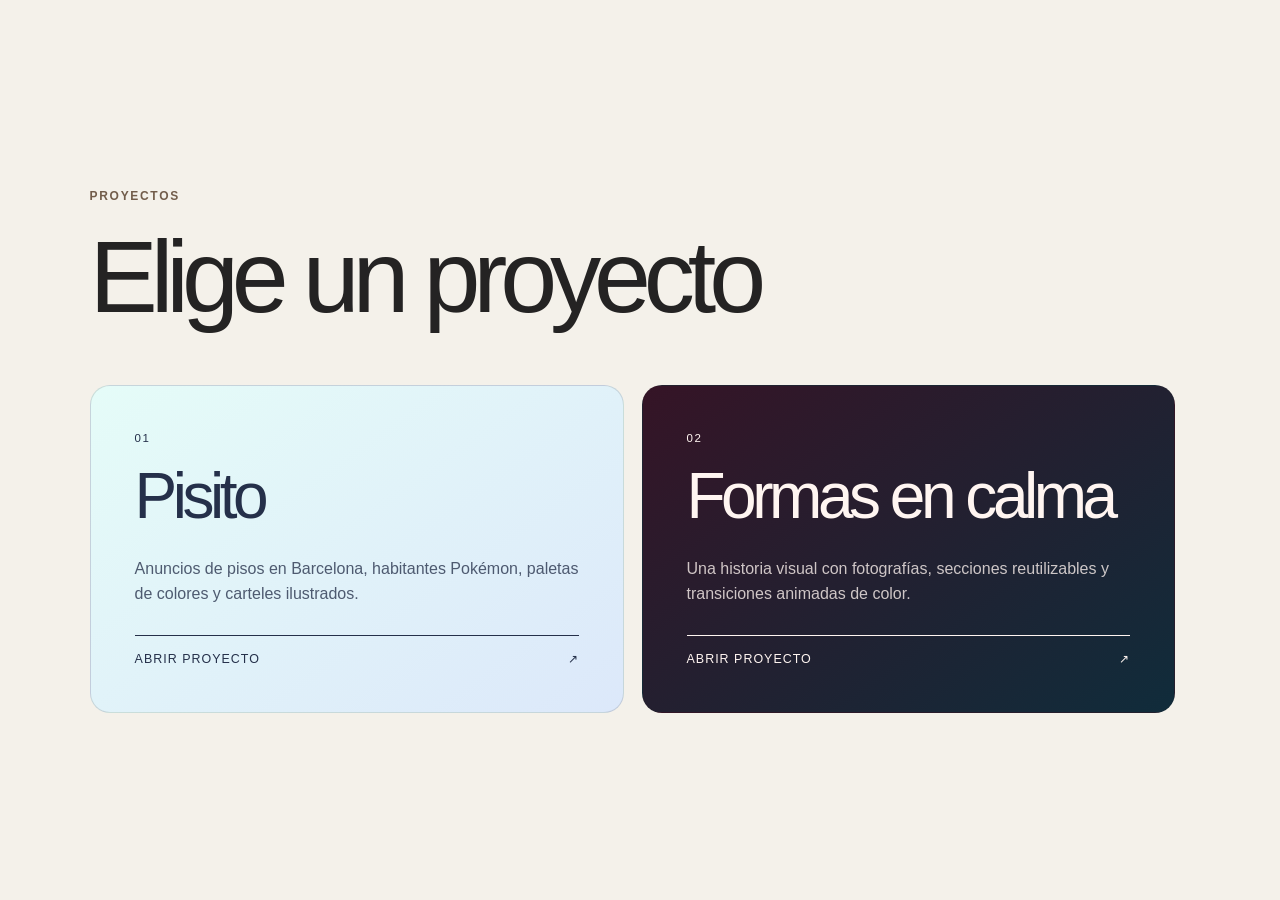
<file: index.html>
<!doctype html>
<html lang="es">
  <head>
    <meta charset="UTF-8" />
    <meta name="viewport" content="width=device-width, initial-scale=1.0" />
    <meta name="theme-color" content="#f4f1ea" />
    <title>Proyectos</title>
    <link rel="stylesheet" href="shared/css/home.css" />
  </head>
  <body>
    <main class="project-index">
      <p class="eyebrow">Proyectos</p>
      <h1>Elige un proyecto</h1>
      <div class="project-list">
        <a class="project-card project-pisito" href="projects/pisito/index.html">
          <span class="project-number">01</span>
          <span class="project-name">Pisito</span>
          <span class="project-description">
            Anuncios de pisos en Barcelona, habitantes Pokémon, paletas de colores y carteles
            ilustrados.
          </span>
          <span class="project-link">Abrir proyecto <span aria-hidden="true">↗</span></span>
        </a>
        <a class="project-card project-still-forms" href="projects/still-forms/index.html">
          <span class="project-number">02</span>
          <span class="project-name">Formas en calma</span>
          <span class="project-description">
            Una historia visual con fotografías, secciones reutilizables y transiciones animadas
            de color.
          </span>
          <span class="project-link">Abrir proyecto <span aria-hidden="true">↗</span></span>
        </a>
      </div>
    </main>
  </body>
</html>
</file>
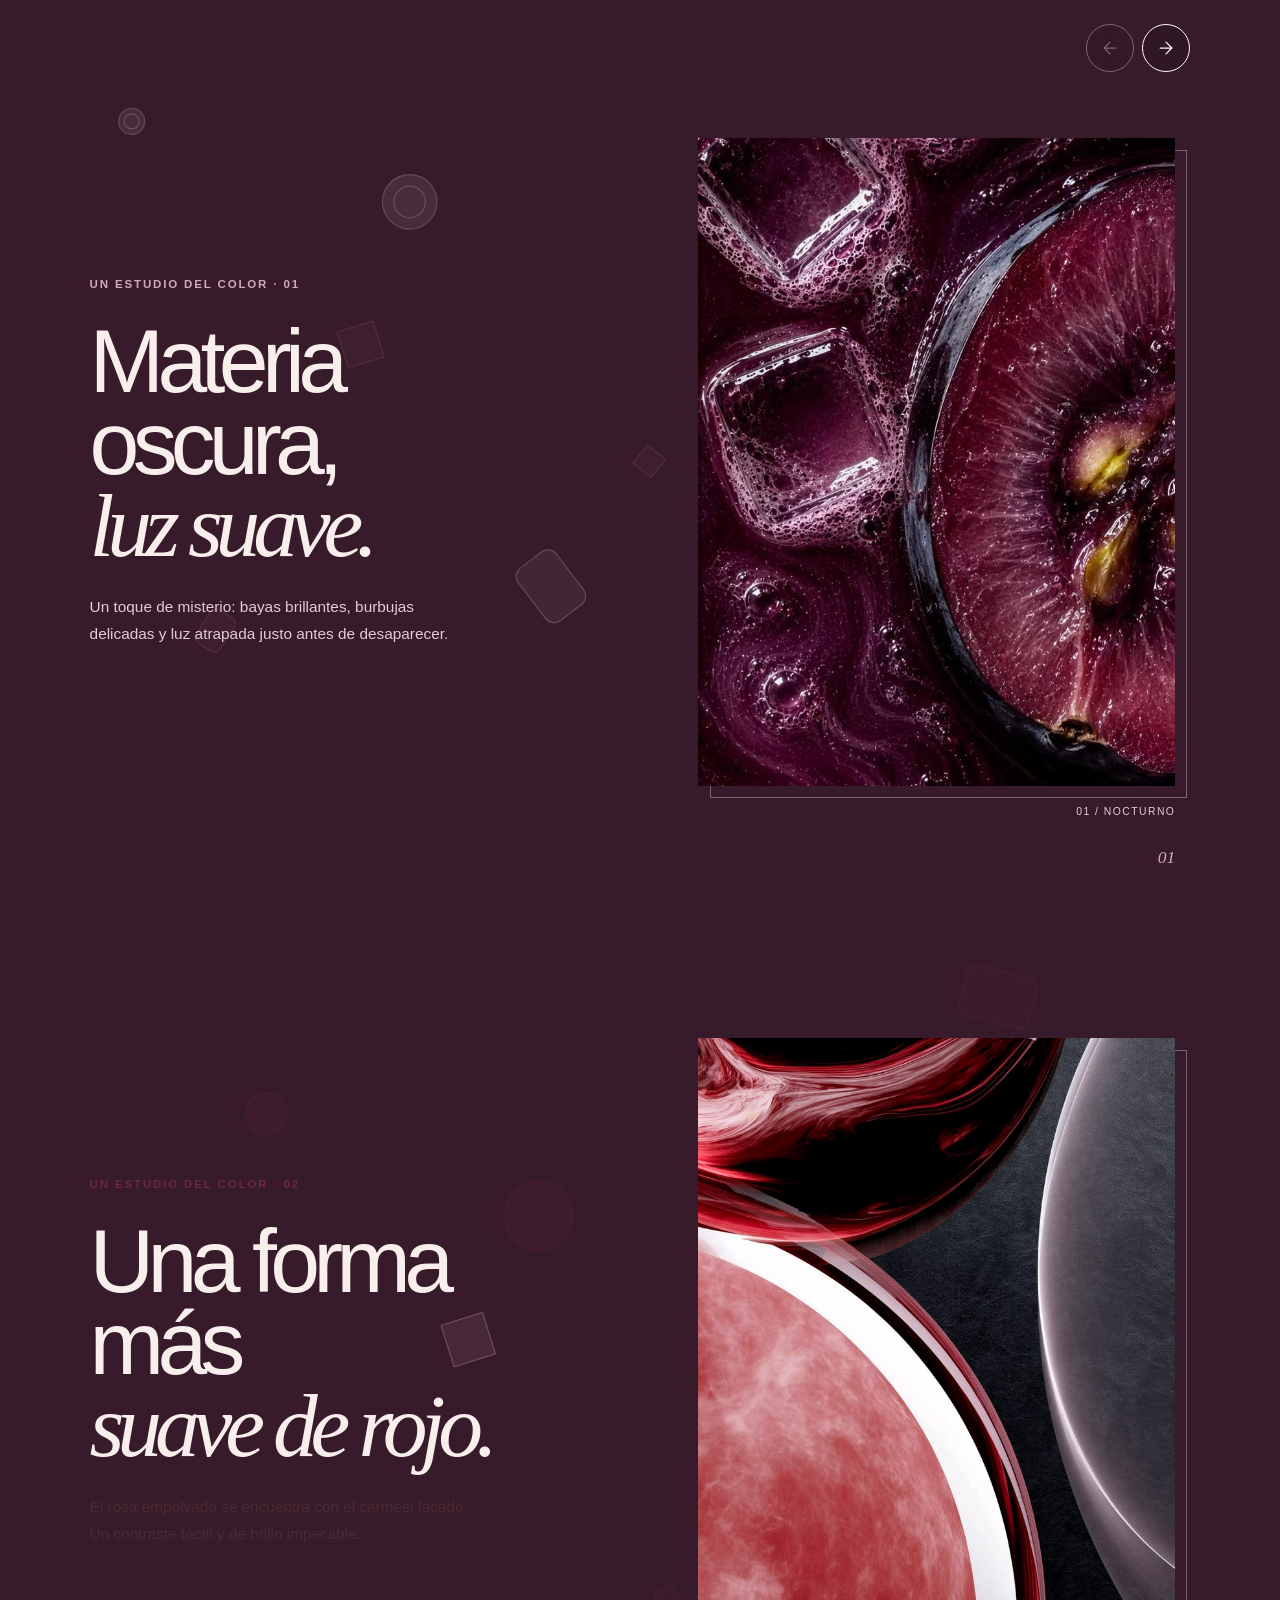
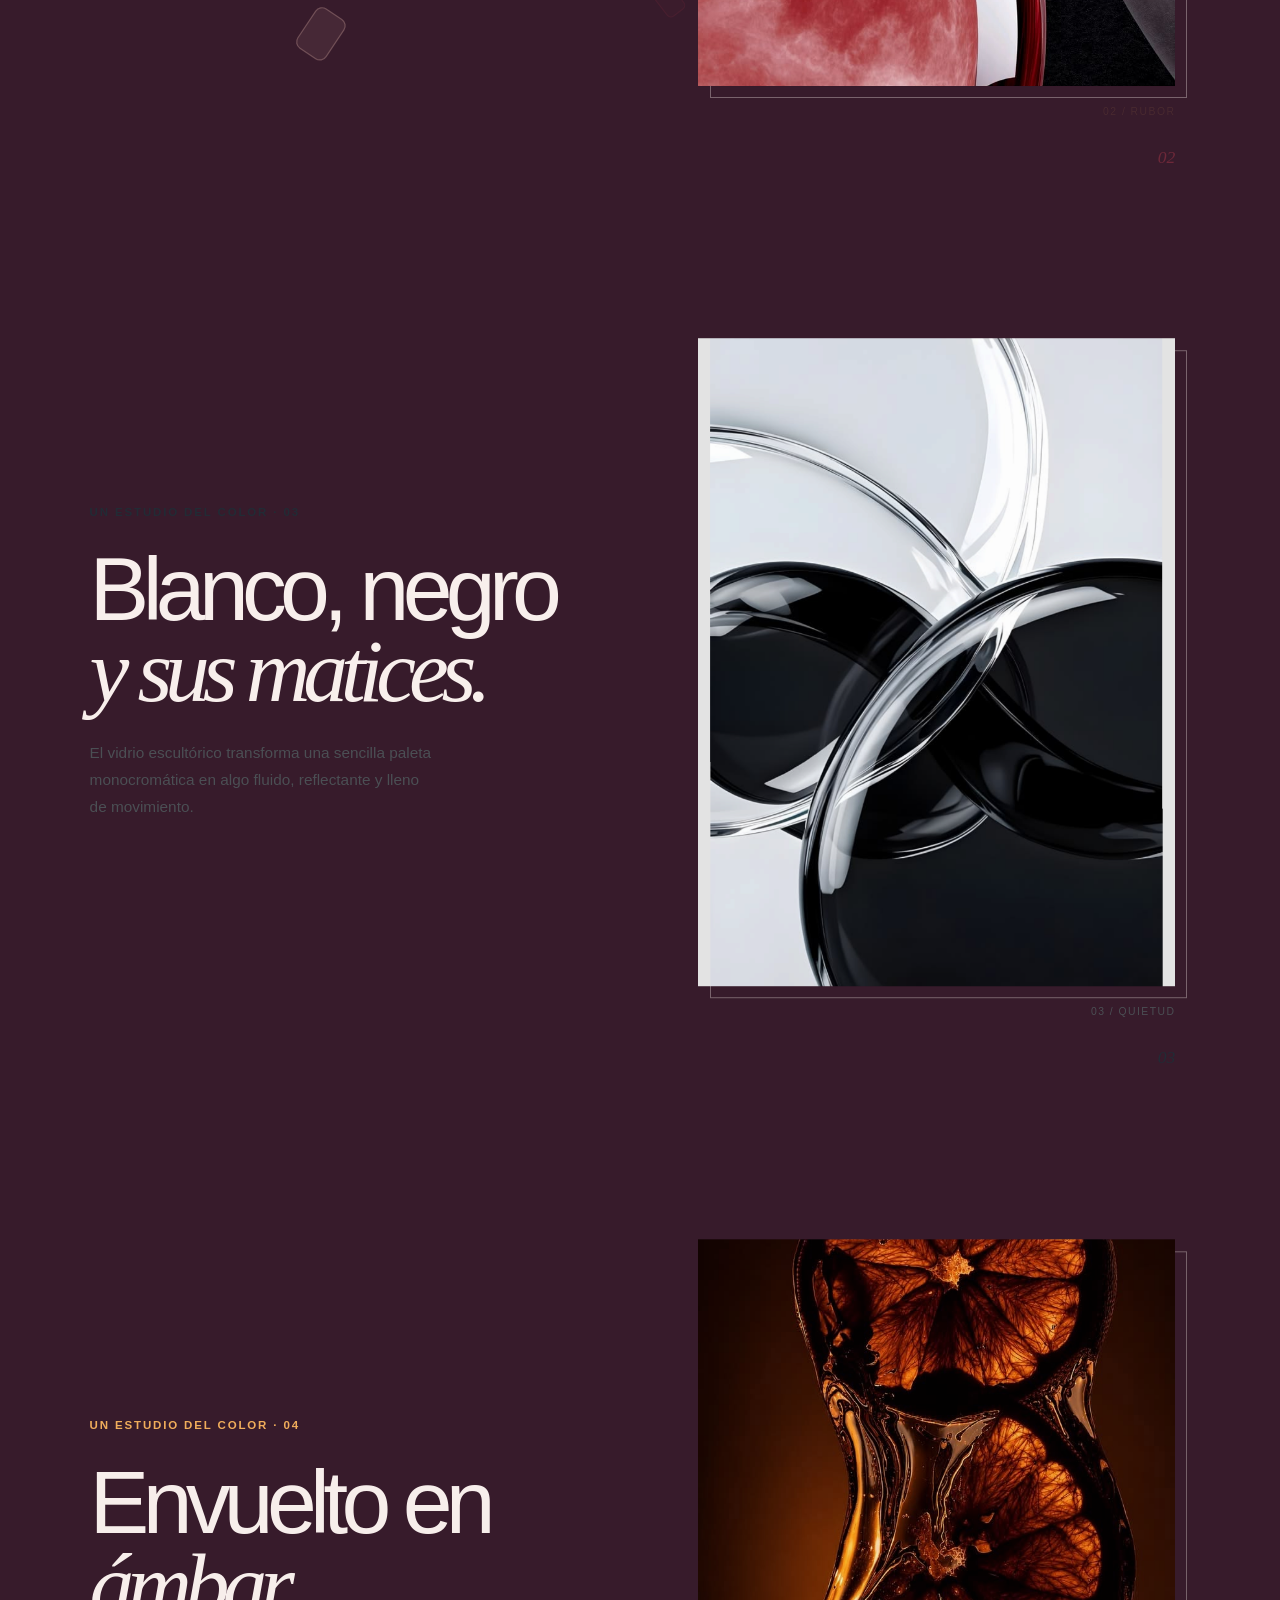
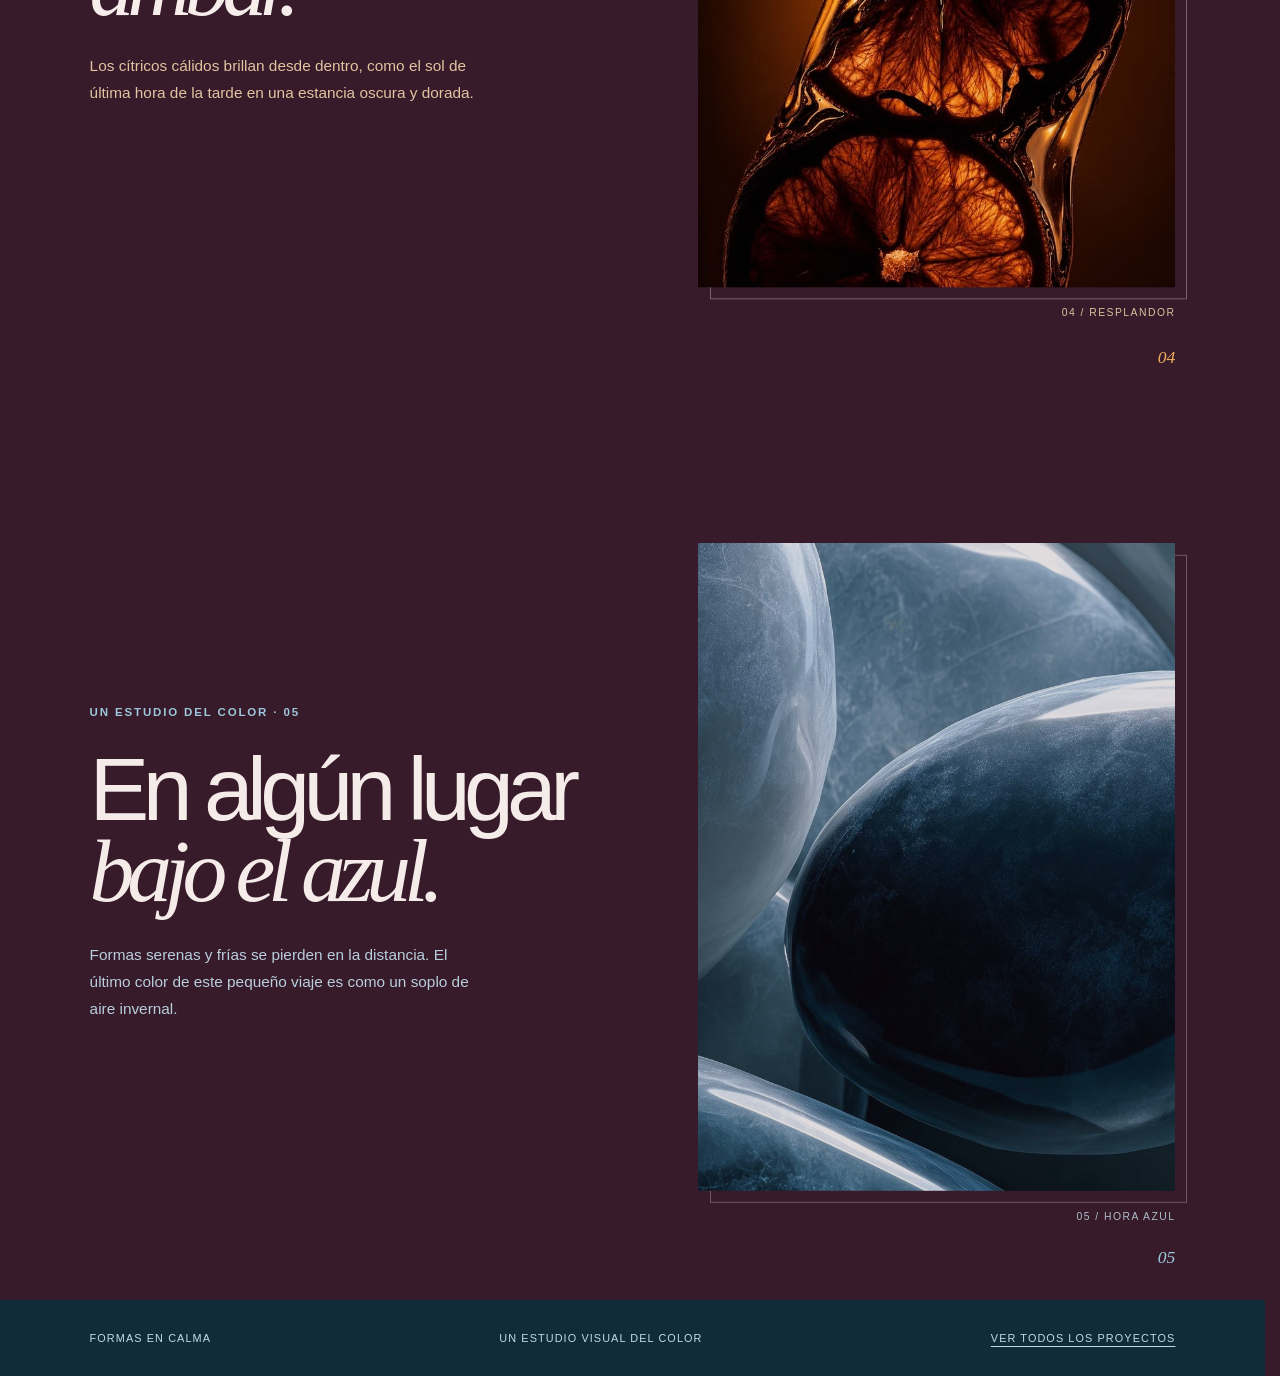
<file: projects/still-forms/index.html>
<!doctype html>
<html lang="es">
  <head>
    <meta charset="UTF-8" />
    <meta name="viewport" content="width=device-width, initial-scale=1.0" />
    <meta name="theme-color" content="#351426" />
    <title>Formas en calma — Estudio visual</title>
    <link rel="stylesheet" href="css/style.css" />
    <script src="js/story-data.js" defer></script>
    <script src="js/components/story-section.js" defer></script>
    <script src="js/animations/interactive-shapes.js" defer></script>
    <script src="vendor/gsap/gsap.min.js" defer></script>
    <script src="vendor/gsap/ScrollTrigger.min.js" defer></script>
    <script src="js/animations/scroll-story.js" defer></script>
  </head>
  <body>
    <header class="page-header" aria-label="Navegación por las secciones">
      <button class="nav-arrow" type="button" data-direction="-1" aria-label="Sección anterior">
        <svg viewBox="0 0 24 24" aria-hidden="true">
          <path d="M19 12H5m7 7-7-7 7-7" />
        </svg>
      </button>
      <button class="nav-arrow" type="button" data-direction="1" aria-label="Sección siguiente">
        <svg viewBox="0 0 24 24" aria-hidden="true">
          <path d="M5 12h14m-7-7 7 7-7 7" />
        </svg>
      </button>
    </header>

    <main id="story-sections" aria-label="Secciones de la historia visual"></main>

    <template id="story-section-template">
      <section class="story-section" aria-labelledby="">
        <canvas class="shape-canvas" aria-hidden="true"></canvas>
        <div class="section-copy">
          <p class="eyebrow reveal"></p>
          <h2 class="reveal"></h2>
          <p class="description reveal"></p>
        </div>
        <figure class="image-frame reveal">
          <img alt="" />
          <figcaption></figcaption>
        </figure>
        <span class="section-index" aria-hidden="true"></span>
      </section>
    </template>

    <footer class="page-footer">
      <span>Formas en calma</span>
      <span>Un estudio visual del color</span>
      <a href="../../index.html">Ver todos los proyectos</a>
    </footer>
  </body>
</html>
</file>
<file: shared/css/home.css>
@import url("./reset.css");

:root {
  color-scheme: light;
  font-family: "Helvetica Neue", Helvetica, Arial, sans-serif;
  color: #242323;
  background: #f4f1ea;
  font-synthesis: none;
  text-rendering: optimizeLegibility;
}

body {
  display: grid;
  min-height: 100svh;
  padding: clamp(24px, 7vw, 100px);
  place-items: center;
}

.project-index {
  width: min(100%, 1100px);
}

.eyebrow {
  margin-bottom: 16px;
  color: #725d4b;
  font-size: 0.75rem;
  font-weight: 600;
  letter-spacing: 0.14em;
  text-transform: uppercase;
}

h1 {
  margin-bottom: clamp(28px, 5vw, 52px);
  font-size: clamp(2.8rem, 8vw, 6.5rem);
  font-weight: 400;
  letter-spacing: -0.07em;
}

.project-list {
  display: grid;
  grid-template-columns: repeat(2, minmax(0, 1fr));
  gap: 18px;
}

.project-card {
  display: flex;
  min-height: 320px;
  padding: clamp(24px, 4vw, 44px);
  flex-direction: column;
  align-items: flex-start;
  border: 1px solid rgb(36 35 35 / 14%);
  border-radius: 20px;
  text-decoration: none;
  transition: transform 180ms ease, box-shadow 180ms ease;
}

.project-card:hover,
.project-card:focus-visible {
  transform: translateY(-5px);
  box-shadow: 0 18px 40px rgb(36 35 35 / 12%);
}

.project-card:focus-visible {
  outline: 3px solid #333;
  outline-offset: 4px;
}

.project-pisito {
  color: #25304a;
  background: linear-gradient(145deg, #e5fcf8, #dce8fa);
}

.project-still-forms {
  color: #fff5f1;
  background: linear-gradient(145deg, #351426, #102c3b);
}

.project-number {
  font-size: 0.72rem;
  letter-spacing: 0.14em;
}

.project-name {
  margin-top: auto;
  font-size: clamp(2.3rem, 5vw, 4.5rem);
  letter-spacing: -0.07em;
}

.project-description {
  max-width: 34rem;
  margin-top: 12px;
  line-height: 1.6;
  opacity: 0.78;
}

.project-link {
  display: flex;
  width: 100%;
  margin-top: 28px;
  padding-top: 14px;
  align-items: center;
  justify-content: space-between;
  border-top: 1px solid currentColor;
  font-size: 0.78rem;
  letter-spacing: 0.08em;
  text-transform: uppercase;
}

@media (max-width: 640px) {
  .project-list {
    grid-template-columns: 1fr;
  }

  .project-card {
    min-height: 260px;
  }
}

@media (prefers-reduced-motion: reduce) {
  *,
  *::before,
  *::after {
    transition-duration: 0.01ms !important;
  }
}
</file>
<file: projects/still-forms/css/style.css>
@import url("../../../shared/css/reset.css");

:root {
  color-scheme: light;
  font-family: "Helvetica Neue", Helvetica, Arial, sans-serif;
  font-synthesis: none;
  text-rendering: optimizeLegibility;
  --page-bg: #351426;
  --page-ink: #fff5f1;
  --page-muted: #e4cbd5;
  --page-accent: #d3aab7;
  --page-pad: clamp(24px, 7vw, 112px);
}

* {
  box-sizing: border-box;
}

html {
  scroll-behavior: smooth;
  scrollbar-color: rgb(255 255 255 / 35%) transparent;
}

body {
  margin: 0;
  color: var(--page-ink);
  background-color: var(--page-bg);
}

button {
  font: inherit;
}

.page-header {
  position: fixed;
  z-index: 5;
  top: 24px;
  right: var(--page-pad);
  display: flex;
  gap: 8px;
  color: var(--page-ink);
}

.nav-arrow {
  display: grid;
  width: 48px;
  height: 48px;
  padding: 0;
  place-items: center;
  color: inherit;
  background: rgb(0 0 0 / 12%);
  border: 1px solid currentColor;
  border-radius: 50%;
  cursor: pointer;
  transition:
    opacity 180ms ease,
    background-color 180ms ease,
    transform 180ms ease;
  backdrop-filter: blur(12px);
}

.nav-arrow:hover:not(:disabled) {
  background: rgb(255 255 255 / 16%);
  transform: scale(1.06);
}

.nav-arrow:focus-visible {
  outline: 2px solid currentColor;
  outline-offset: 4px;
}

.nav-arrow:disabled {
  cursor: default;
  opacity: 0.35;
}

.nav-arrow svg {
  width: 20px;
  height: 20px;
  fill: none;
  stroke: currentColor;
  stroke-linecap: round;
  stroke-linejoin: round;
  stroke-width: 1.5;
}

.story-section {
  position: relative;
  display: grid;
  min-height: 100svh;
  padding: 96px var(--page-pad) 72px;
  grid-template-columns: minmax(0, 0.9fr) minmax(260px, 0.85fr);
  align-items: center;
  gap: clamp(36px, 8vw, 128px);
  overflow: hidden;
}

.theme-berry {
  --shape-primary: #d3aab7;
  --shape-secondary: #9c526f;
}

.theme-rose {
  --shape-primary: #6d2839;
  --shape-secondary: #f3c4b8;
}

.theme-ivory {
  --shape-primary: #586574;
  --shape-secondary: #a7afb4;
}

.theme-amber {
  --shape-primary: #f0ad5b;
  --shape-secondary: #b94d24;
}

.theme-ice {
  --shape-primary: #9dc8dd;
  --shape-secondary: #4a93ad;
}

.shape-canvas {
  position: absolute;
  z-index: 0;
  inset: 0;
  width: 100%;
  height: 100%;
  opacity: 0.6;
  pointer-events: none;
}

.theme-berry {
  --section-bg: #351426;
  --section-ink: #fff5f1;
  --section-muted: #e4cbd5;
  --section-accent: #d3aab7;
}

.theme-rose {
  --section-bg: #cf8d91;
  --section-ink: #241116;
  --section-muted: #4a2b31;
  --section-accent: #6d2839;
}

.theme-ivory {
  --section-bg: #e8e8e7;
  --section-ink: #14171b;
  --section-muted: #4c5055;
  --section-accent: #222b35;
}

.theme-amber {
  --section-bg: #371c0d;
  --section-ink: #fff1d8;
  --section-muted: #e4c7a2;
  --section-accent: #f0ad5b;
}

.theme-ice {
  --section-bg: #102c3b;
  --section-ink: #eef7ff;
  --section-muted: #c1d9e7;
  --section-accent: #9dc8dd;
}

.section-copy {
  position: relative;
  z-index: 1;
  max-width: 600px;
}

.eyebrow {
  margin: 0 0 28px;
  color: var(--section-accent);
  font-size: 0.72rem;
  font-weight: 600;
  letter-spacing: 0.16em;
  text-transform: uppercase;
}

.section-copy h1,
.section-copy h2 {
  margin: 0;
  font-size: clamp(3.2rem, 7vw, 7.8rem);
  font-weight: 400;
  letter-spacing: -0.075em;
  line-height: 0.91;
}

.section-copy h1 em,
.section-copy h2 em {
  font-family: Georgia, "Times New Roman", serif;
  font-weight: 400;
  letter-spacing: -0.08em;
}

.description {
  max-width: 390px;
  margin: 28px 0 0;
  color: var(--section-muted);
  font-size: clamp(0.95rem, 1.2vw, 1.1rem);
  line-height: 1.75;
}

.image-frame {
  position: relative;
  z-index: 1;
  width: min(100%, 520px);
  height: min(72svh, 760px);
  min-height: 380px;
  margin: 0;
  justify-self: end;
}

.image-frame::after {
  position: absolute;
  z-index: 0;
  inset: 12px -12px -12px 12px;
  border: 1px solid currentColor;
  content: "";
  opacity: 0.35;
  pointer-events: none;
}

.image-frame img {
  position: relative;
  z-index: 1;
  display: block;
  width: 100%;
  height: 100%;
  object-fit: cover;
  object-position: center;
}

.image-frame figcaption {
  position: absolute;
  z-index: 2;
  right: 0;
  bottom: -34px;
  color: var(--section-muted);
  font-size: 0.65rem;
  letter-spacing: 0.14em;
  text-transform: uppercase;
}

.section-index {
  position: absolute;
  right: var(--page-pad);
  bottom: 30px;
  color: var(--section-accent);
  font-family: Georgia, "Times New Roman", serif;
  font-size: 1.1rem;
  font-style: italic;
}

.page-footer {
  display: flex;
  min-height: 76px;
  padding: 20px var(--page-pad);
  align-items: center;
  justify-content: space-between;
  gap: 20px;
  color: #c1d9e7;
  background: #102c3b;
  font-size: 0.68rem;
  letter-spacing: 0.1em;
  text-transform: uppercase;
}

.page-footer a {
  color: inherit;
  text-underline-offset: 4px;
}

.page-footer a:hover,
.page-footer a:focus-visible {
  text-decoration: underline;
}

@media (max-width: 700px) {
  :root {
    --page-pad: 24px;
  }

  .page-header {
    top: 16px;
  }

  .nav-arrow {
    width: 42px;
    height: 42px;
  }

  .story-section {
    min-height: 100svh;
    padding-top: 92px;
    padding-bottom: 70px;
    grid-template-columns: 1fr;
    align-content: center;
    gap: 28px;
  }

  .section-copy h1,
  .section-copy h2 {
    font-size: clamp(3.3rem, 15vw, 6rem);
  }

  .eyebrow {
    margin-bottom: 18px;
  }

  .description {
    max-width: 34rem;
    margin-top: 18px;
    font-size: 0.9rem;
  }

  .image-frame {
    width: min(72vw, 360px);
    height: min(43svh, 460px);
    min-height: 240px;
    justify-self: center;
  }

  .section-index {
    bottom: 20px;
  }
}

@media (max-height: 680px) and (min-width: 701px) {
  .story-section {
    padding-top: 76px;
    padding-bottom: 58px;
  }

  .image-frame {
    height: 68svh;
    min-height: 300px;
  }

  .section-copy h1,
  .section-copy h2 {
    font-size: clamp(3.2rem, 6vw, 6rem);
  }
}

@media (prefers-reduced-motion: reduce) {
  html {
    scroll-behavior: auto;
  }

  *,
  *::before,
  *::after {
    scroll-behavior: auto !important;
    transition-duration: 0.01ms !important;
  }
}
</file>
